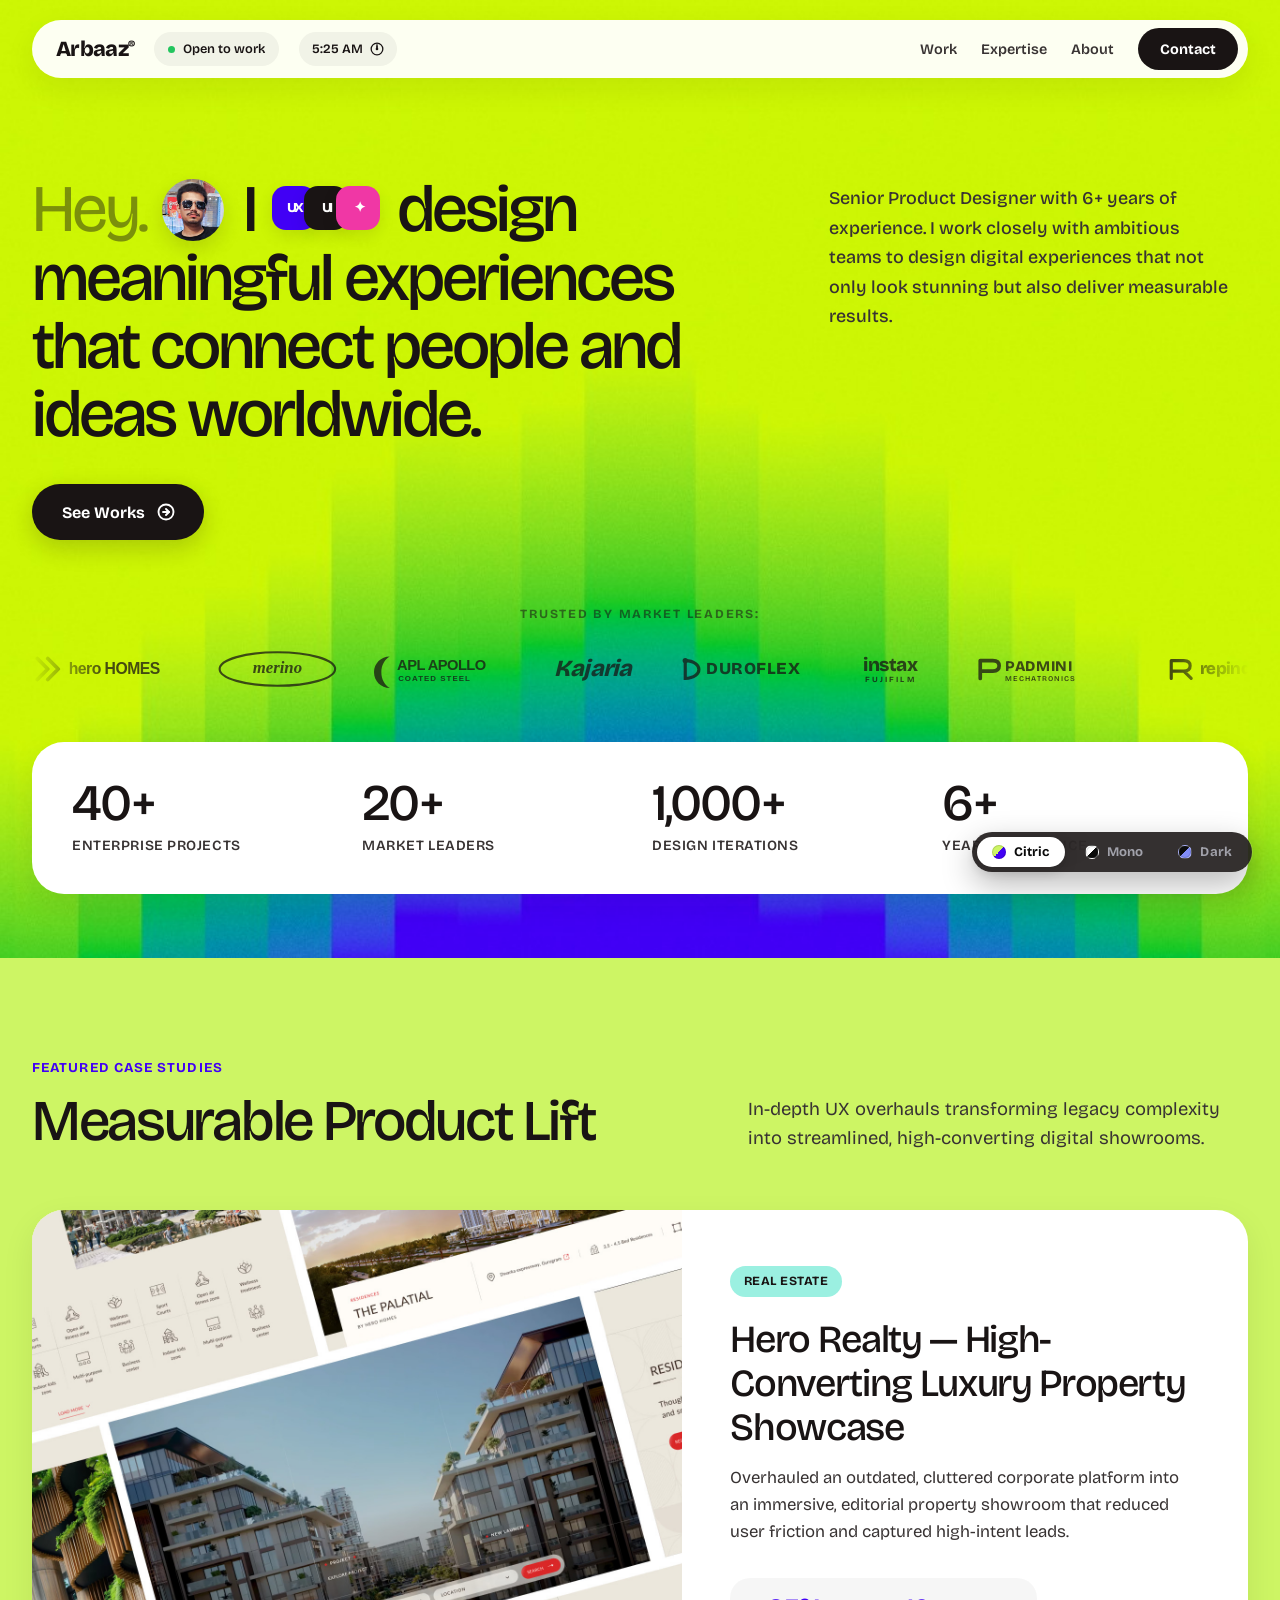
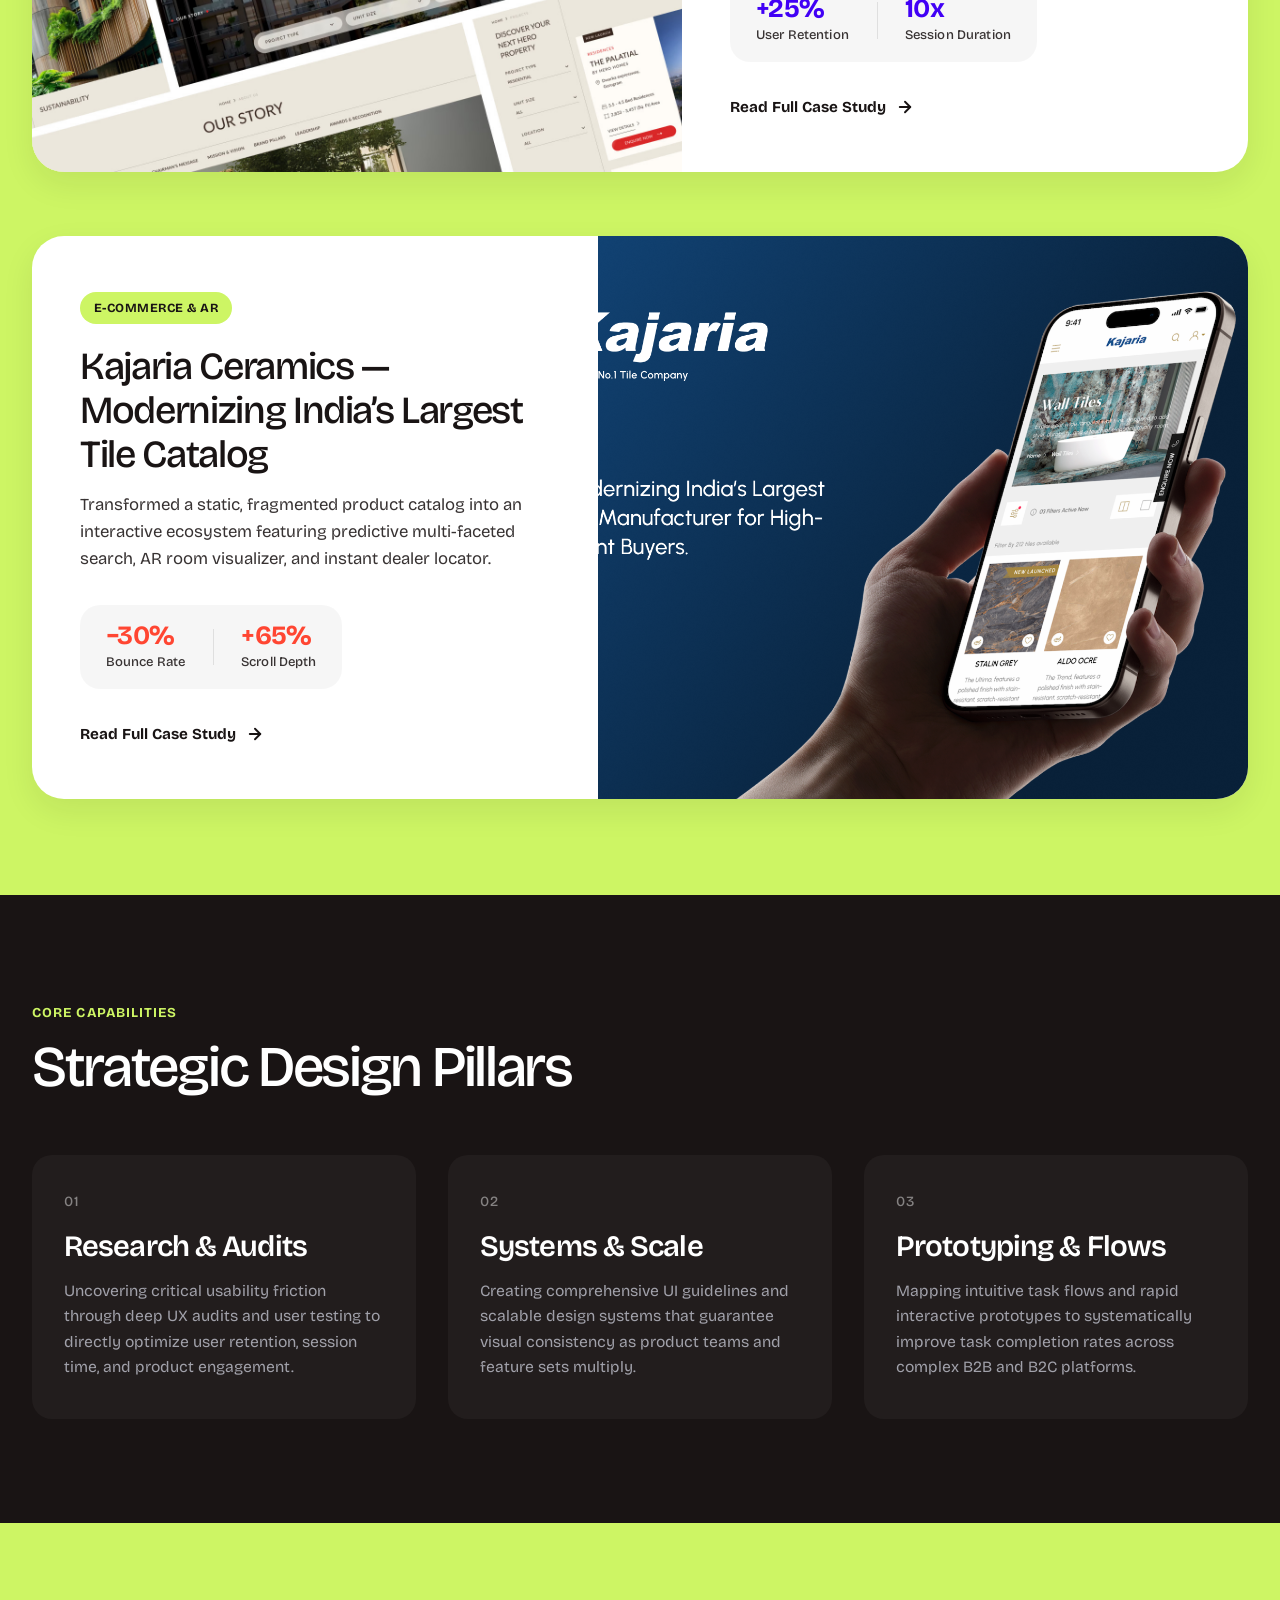
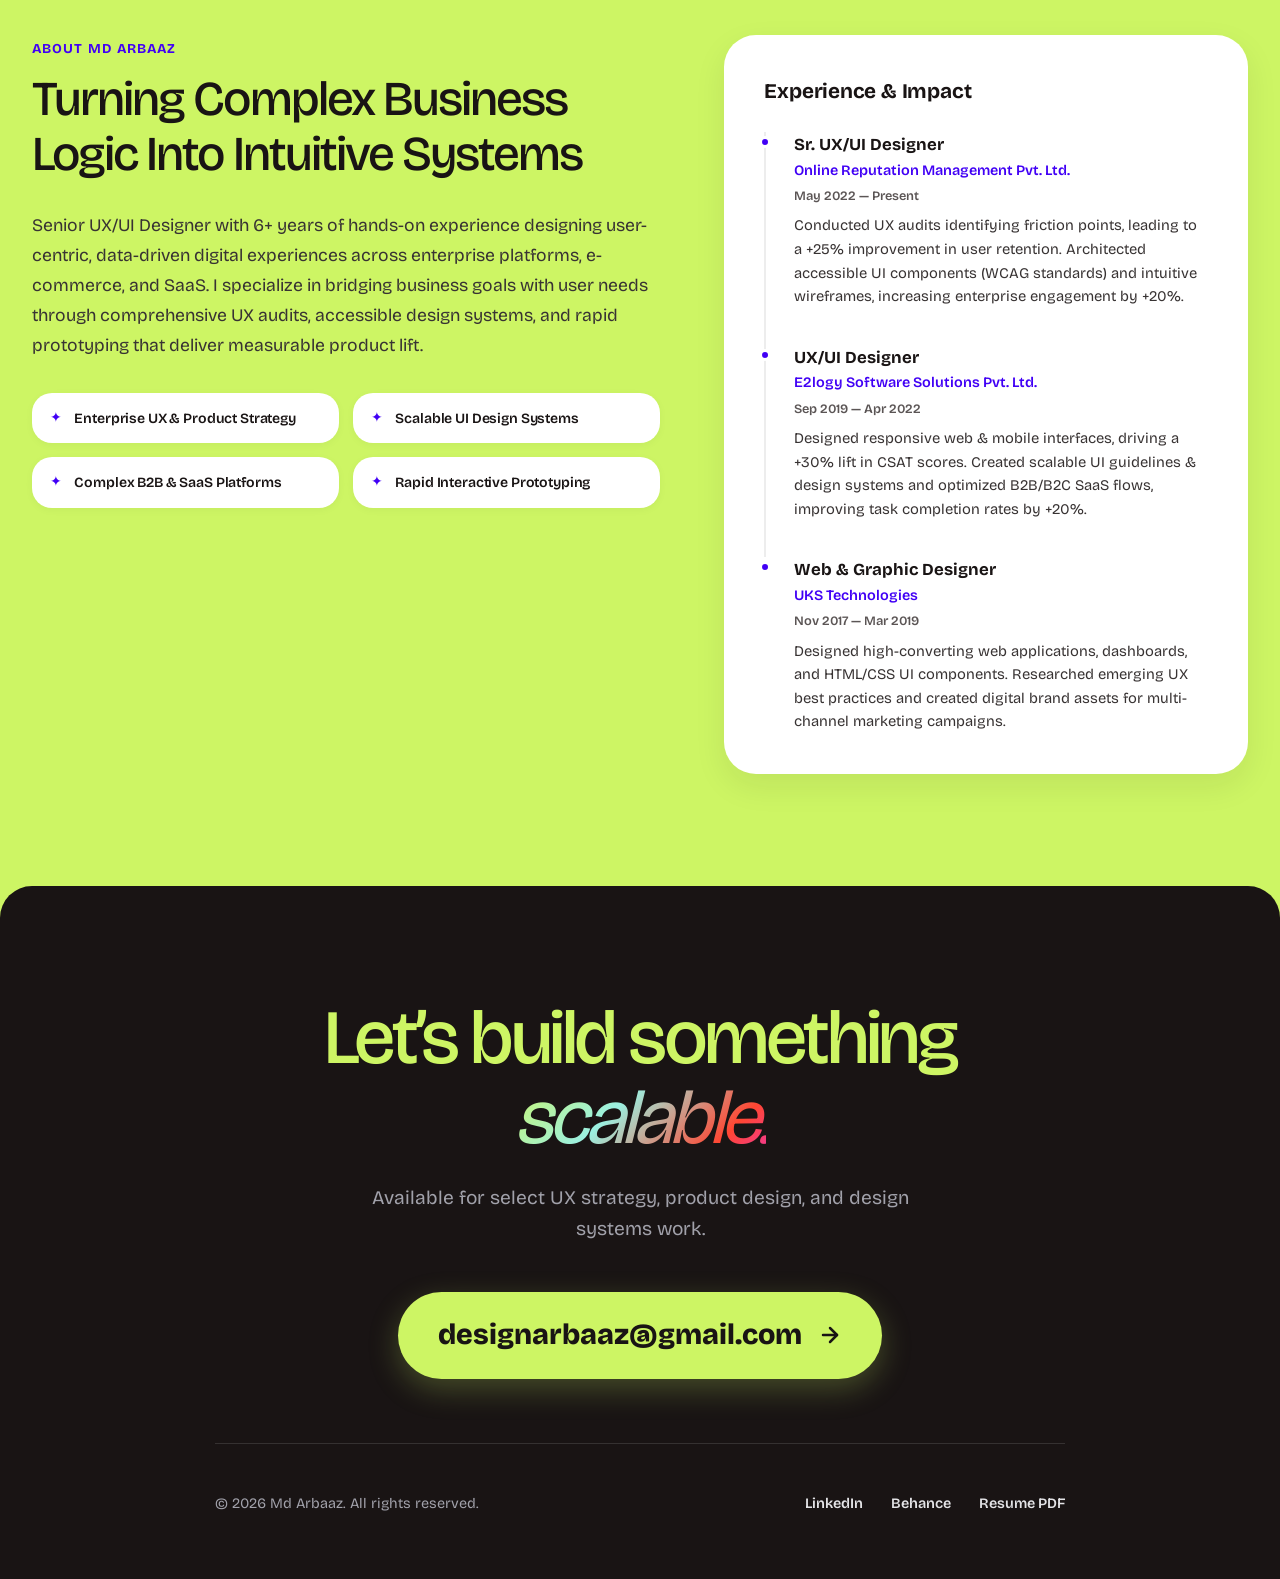
<file: index.html>
<!DOCTYPE html>
<html lang="en">
<head>
  <meta charset="UTF-8">
  <meta name="viewport" content="width=device-width, initial-scale=1.0">
  <title>Md Arbaaz | Senior UX Designer & Product Strategist</title>
  <meta name="description" content="Portfolio of Md Arbaaz, Senior UX Designer with 6+ years experience creating high-converting, scalable digital products and design systems for enterprise brands.">
  <link rel="stylesheet" href="styles.css">
  <script>
    (function() {
      try {
        var t = localStorage.getItem('portfolio-theme');
        if (t && t !== 'citric') {
          document.documentElement.setAttribute('data-theme', t);
        }
      } catch (e) {}
    })();
  </script>
</head>
<body>

  <!-- NAVBAR -->
  <header class="navbar">
    <div class="container">
      <div class="navbar-inner">
        <div class="nav-left">
          <a href="#" class="brand-logo">
            Arbaaz<sup>®</sup>
          </a>
          <div class="nav-pill-badge">
            <span class="status-indicator"></span>
            <span>Open to work</span>
          </div>
          <div class="time-pill">
            <span id="clockTime">8:00 PM</span>
            <svg class="clock-icon" width="14" height="14" viewBox="0 0 24 24" fill="none" stroke="currentColor" stroke-width="2.2" stroke-linecap="round" stroke-linejoin="round">
              <circle cx="12" cy="12" r="10"></circle>
              <line class="clock-hand-hour" x1="12" y1="12" x2="12" y2="7"></line>
              <line class="clock-hand-minute" x1="12" y1="12" x2="12" y2="4.5"></line>
              <circle cx="12" cy="12" r="1.2" fill="currentColor"></circle>
            </svg>
          </div>
        </div>

        <div class="nav-right">
          <a href="#work" class="nav-link">Work</a>
          <a href="#expertise" class="nav-link">Expertise</a>
          <a href="#about" class="nav-link">About</a>
          <a href="mailto:designarbaaz@gmail.com" class="nav-btn-contact">Contact</a>
        </div>
      </div>
    </div>
  </header>

  <!-- HERO SECTION -->
  <section class="hero-section" id="hero">
    <div class="hero-bg-graphic" aria-hidden="true">
      <video autoplay loop muted playsinline poster="hero-bg.jpg">
        <source src="bg-blend.mp4" type="video/mp4">
      </video>
    </div>
    <div class="container">
      <div class="hero-grid">
        <!-- LEFT COLUMN: Massive Headline + Inline Avatar Stack + CTA -->
        <div class="hero-col-left">
          <h1 class="hero-title">
            <span class="hero-hey">Hey.</span> <span class="hero-avatar-wrapper"><img src="avatar.jpg" alt="Md Arbaaz Avatar" class="hero-inline-avatar"></span> I 
            <span class="avatar-chips-stack">
              <span class="avatar-chip chip-1">UX</span>
              <span class="avatar-chip chip-2">UI</span>
              <span class="avatar-chip chip-3">✦</span>
            </span> 
            design meaningful experiences that connect people and ideas worldwide.
          </h1>

          <div class="hero-cta-wrapper">
            <a href="#work" class="btn-black-pill">
              <span>See Works</span>
              <svg width="18" height="18" viewBox="0 0 24 24" fill="none" stroke="currentColor" stroke-width="2.5" stroke-linecap="round" stroke-linejoin="round">
                <circle cx="12" cy="12" r="10"></circle>
                <polyline points="12 8 16 12 12 16"></polyline>
                <line x1="8" y1="12" x2="16" y2="12"></line>
              </svg>
            </a>
          </div>
        </div>

        <!-- RIGHT COLUMN: Top-aligned Clean Copy -->
        <div class="hero-col-right">
          <p class="hero-right-copy">
            Senior Product Designer with 6+ years of experience. I work closely with ambitious teams to design digital experiences that not only look stunning but also deliver measurable results.
          </p>
        </div>
      </div>

      <!-- HERO FIRST FOLD BRAND LOGOS MARQUEE (BOXLESS) -->
      <div class="hero-brands-container">
        <div class="hero-brands-caption">TRUSTED BY MARKET LEADERS:</div>
        <div class="hero-marquee-wrapper">
          <div class="hero-marquee-track">
            <!-- GROUP 1 -->
            <div class="hero-marquee-group">
              <div class="brand-item" title="Hero Homes">
                <svg class="brand-logo-svg" viewBox="0 0 142 40" fill="none">
                  <path d="M5 10L15 20L5 30M15 10L25 20L15 30" stroke="currentColor" stroke-width="3.5" stroke-linecap="round" stroke-linejoin="round"/>
                  <text x="35" y="25" fill="currentColor" font-family="'Inter', sans-serif" font-weight="700" font-size="15" letter-spacing="-0.5px">hero HOMES</text>
                </svg>
              </div>

              <div class="brand-item" title="Merino">
                <svg class="brand-logo-svg" viewBox="0 0 115 40" fill="none">
                  <ellipse cx="57.5" cy="20" rx="55" ry="16" stroke="currentColor" stroke-width="2" fill="none"/>
                  <text x="57.5" y="24" fill="currentColor" font-family="'Georgia', serif" font-weight="700" font-style="italic" font-size="16" text-anchor="middle">merino</text>
                </svg>
              </div>

              <div class="brand-item" title="APL Apollo">
                <svg class="brand-logo-svg" viewBox="0 0 135 40" fill="none">
                  <path d="M15 8C6.7 8 0 14.7 0 23C0 31.3 6.7 38 15 38C10 35 7 29.5 7 23C7 16.5 10 11 15 8Z" fill="currentColor"/>
                  <text x="22" y="21" fill="currentColor" font-family="'Inter', sans-serif" font-weight="800" font-size="14" letter-spacing="-0.5px">APL APOLLO</text>
                  <text x="23" y="31" fill="currentColor" font-family="'Inter', sans-serif" font-weight="600" font-size="7.5" letter-spacing="1px">COATED STEEL</text>
                </svg>
              </div>

              <div class="brand-item" title="Kajaria">
                <svg class="brand-logo-svg" viewBox="0 0 88 40" fill="none">
                  <text x="2" y="27" fill="currentColor" font-family="'Bricolage Grotesque', sans-serif" font-weight="900" font-style="italic" font-size="22" letter-spacing="-0.5px">Kajaria</text>
                </svg>
              </div>

              <div class="brand-item" title="Duroflex">
                <svg class="brand-logo-svg" viewBox="0 0 120 40" fill="none">
                  <path d="M5 12C5 12 11 12 15 15C19 18 19 23 15 26C11 29 5 29 5 29V12Z" stroke="currentColor" stroke-width="3" stroke-linecap="round"/>
                  <circle cx="5" cy="12" r="2.5" fill="currentColor"/>
                  <text x="25" y="25" fill="currentColor" font-family="'Bricolage Grotesque', sans-serif" font-weight="800" font-size="16" letter-spacing="0.5px">DUROFLEX</text>
                </svg>
              </div>

              <div class="brand-item" title="Instax Fujifilm">
                <svg class="brand-logo-svg" viewBox="0 0 92 40" fill="none">
                  <text x="46" y="22" fill="currentColor" font-family="'Bricolage Grotesque', sans-serif" font-weight="800" font-size="18" letter-spacing="-0.5px" text-anchor="middle">instax</text>
                  <text x="46" y="32" fill="currentColor" font-family="'Bricolage Grotesque', sans-serif" font-weight="700" font-size="7.5" letter-spacing="2px" text-anchor="middle">FUJIFILM</text>
                </svg>
              </div>

              <div class="brand-item" title="Padmini Mechatronics">
                <svg class="brand-logo-svg" viewBox="0 0 148 40" fill="none">
                  <path d="M5 12H17C21 12 23 14 23 17C23 20 21 22 17 22H5M5 12V29" stroke="currentColor" stroke-width="3.5" stroke-linecap="round"/>
                  <text x="29" y="22" fill="currentColor" font-family="'Bricolage Grotesque', sans-serif" font-weight="800" font-size="14" letter-spacing="0.5px">PADMINI</text>
                  <text x="29" y="31" fill="currentColor" font-family="'Bricolage Grotesque', sans-serif" font-weight="600" font-size="7" letter-spacing="1px">MECHATRONICS</text>
                </svg>
              </div>

              <div class="brand-item" title="RepIndia">
                <svg class="brand-logo-svg" viewBox="0 0 115 40" fill="none">
                  <path d="M5 12H17C21 12 23 14 23 17C23 20 21 22 17 22H5M5 12V29M17 22L24 29" stroke="currentColor" stroke-width="3" stroke-linecap="round"/>
                  <text x="32" y="25" fill="currentColor" font-family="'Bricolage Grotesque', sans-serif" font-weight="800" font-size="16" letter-spacing="-0.5px">repindia</text>
                </svg>
              </div>

              <div class="brand-item" title="Nexus Digital">
                <svg class="brand-logo-svg" viewBox="0 0 135 40" fill="none">
                  <path d="M5 10L17 30M17 10L5 30" stroke="currentColor" stroke-width="3" stroke-linecap="round"/>
                  <text x="27" y="25" fill="currentColor" font-family="'Bricolage Grotesque', sans-serif" font-weight="800" font-size="15" letter-spacing="0.5px">NEXUS</text>
                  <text x="93" y="25" fill="currentColor" font-family="'Bricolage Grotesque', sans-serif" font-weight="400" font-size="15">labs</text>
                </svg>
              </div>

              <div class="brand-item" title="Aura Health">
                <svg class="brand-logo-svg" viewBox="0 0 78 40" fill="none">
                  <circle cx="14" cy="20" r="9" stroke="currentColor" stroke-width="2.5"/>
                  <circle cx="14" cy="20" r="4" fill="currentColor"/>
                  <text x="30" y="25" fill="currentColor" font-family="'Bricolage Grotesque', sans-serif" font-weight="700" font-size="16" letter-spacing="-0.5px">aura</text>
                </svg>
              </div>

              <div class="brand-item" title="Veloce Studio">
                <svg class="brand-logo-svg" viewBox="0 0 112 40" fill="none">
                  <path d="M5 12L15 28L25 12" stroke="currentColor" stroke-width="3.5" stroke-linecap="round" stroke-linejoin="round"/>
                  <text x="33" y="25" fill="currentColor" font-family="'Bricolage Grotesque', sans-serif" font-weight="900" font-style="italic" font-size="16" letter-spacing="0.5px">VELOCE</text>
                </svg>
              </div>

              <div class="brand-item" title="Prism Systems">
                <svg class="brand-logo-svg" viewBox="0 0 100 40" fill="none">
                  <polygon points="17,10 29,30 5,30" stroke="currentColor" stroke-width="2.5" fill="none"/>
                  <text x="37" y="25" fill="currentColor" font-family="'Bricolage Grotesque', sans-serif" font-weight="700" font-size="15" letter-spacing="1px">PRISM</text>
                </svg>
              </div>

              <div class="brand-item" title="Kinetix Design">
                <svg class="brand-logo-svg" viewBox="0 0 110 40" fill="none">
                  <rect x="5" y="12" width="16" height="16" rx="4" stroke="currentColor" stroke-width="2.5" transform="rotate(15 13 20)"/>
                  <text x="31" y="25" fill="currentColor" font-family="'Bricolage Grotesque', sans-serif" font-weight="800" font-size="15" letter-spacing="-0.3px">KINETIX</text>
                </svg>
              </div>

              <div class="brand-item" title="Stellar Labs">
                <svg class="brand-logo-svg" viewBox="0 0 108 40" fill="none">
                  <path d="M13 10L16 17L23 18L18 23L19 30L13 26L7 30L8 23L3 18L10 17Z" fill="currentColor"/>
                  <text x="31" y="25" fill="currentColor" font-family="'Bricolage Grotesque', sans-serif" font-weight="700" font-size="15" letter-spacing="0.5px">STELLAR</text>
                </svg>
              </div>
            </div>

            <!-- GROUP 2 (DUPLICATE FOR SEAMLESS LOOP) -->
            <div class="hero-marquee-group" aria-hidden="true">
              <div class="brand-item" title="Hero Homes">
                <svg class="brand-logo-svg" viewBox="0 0 142 40" fill="none">
                  <path d="M5 10L15 20L5 30M15 10L25 20L15 30" stroke="currentColor" stroke-width="3.5" stroke-linecap="round" stroke-linejoin="round"/>
                  <text x="35" y="25" fill="currentColor" font-family="'Bricolage Grotesque', sans-serif" font-weight="700" font-size="15" letter-spacing="-0.5px">hero HOMES</text>
                </svg>
              </div>

              <div class="brand-item" title="Merino">
                <svg class="brand-logo-svg" viewBox="0 0 115 40" fill="none">
                  <ellipse cx="57.5" cy="20" rx="55" ry="16" stroke="currentColor" stroke-width="2" fill="none"/>
                  <text x="57.5" y="24" fill="currentColor" font-family="'Georgia', serif" font-weight="700" font-style="italic" font-size="16" text-anchor="middle">merino</text>
                </svg>
              </div>

              <div class="brand-item" title="APL Apollo">
                <svg class="brand-logo-svg" viewBox="0 0 135 40" fill="none">
                  <path d="M15 8C6.7 8 0 14.7 0 23C0 31.3 6.7 38 15 38C10 35 7 29.5 7 23C7 16.5 10 11 15 8Z" fill="currentColor"/>
                  <text x="22" y="21" fill="currentColor" font-family="'Bricolage Grotesque', sans-serif" font-weight="800" font-size="14" letter-spacing="-0.5px">APL APOLLO</text>
                  <text x="23" y="31" fill="currentColor" font-family="'Bricolage Grotesque', sans-serif" font-weight="600" font-size="7.5" letter-spacing="1px">COATED STEEL</text>
                </svg>
              </div>

              <div class="brand-item" title="Kajaria">
                <svg class="brand-logo-svg" viewBox="0 0 88 40" fill="none">
                  <text x="2" y="27" fill="currentColor" font-family="'Bricolage Grotesque', sans-serif" font-weight="900" font-style="italic" font-size="22" letter-spacing="-0.5px">Kajaria</text>
                </svg>
              </div>

              <div class="brand-item" title="Duroflex">
                <svg class="brand-logo-svg" viewBox="0 0 120 40" fill="none">
                  <path d="M5 12C5 12 11 12 15 15C19 18 19 23 15 26C11 29 5 29 5 29V12Z" stroke="currentColor" stroke-width="3" stroke-linecap="round"/>
                  <circle cx="5" cy="12" r="2.5" fill="currentColor"/>
                  <text x="25" y="25" fill="currentColor" font-family="'Bricolage Grotesque', sans-serif" font-weight="800" font-size="16" letter-spacing="0.5px">DUROFLEX</text>
                </svg>
              </div>

              <div class="brand-item" title="Instax Fujifilm">
                <svg class="brand-logo-svg" viewBox="0 0 92 40" fill="none">
                  <text x="46" y="22" fill="currentColor" font-family="'Bricolage Grotesque', sans-serif" font-weight="800" font-size="18" letter-spacing="-0.5px" text-anchor="middle">instax</text>
                  <text x="46" y="32" fill="currentColor" font-family="'Bricolage Grotesque', sans-serif" font-weight="700" font-size="7.5" letter-spacing="2px" text-anchor="middle">FUJIFILM</text>
                </svg>
              </div>

              <div class="brand-item" title="Padmini Mechatronics">
                <svg class="brand-logo-svg" viewBox="0 0 148 40" fill="none">
                  <path d="M5 12H17C21 12 23 14 23 17C23 20 21 22 17 22H5M5 12V29" stroke="currentColor" stroke-width="3.5" stroke-linecap="round"/>
                  <text x="29" y="22" fill="currentColor" font-family="'Bricolage Grotesque', sans-serif" font-weight="800" font-size="14" letter-spacing="0.5px">PADMINI</text>
                  <text x="29" y="31" fill="currentColor" font-family="'Bricolage Grotesque', sans-serif" font-weight="600" font-size="7" letter-spacing="1px">MECHATRONICS</text>
                </svg>
              </div>

              <div class="brand-item" title="RepIndia">
                <svg class="brand-logo-svg" viewBox="0 0 115 40" fill="none">
                  <path d="M5 12H17C21 12 23 14 23 17C23 20 21 22 17 22H5M5 12V29M17 22L24 29" stroke="currentColor" stroke-width="3" stroke-linecap="round"/>
                  <text x="32" y="25" fill="currentColor" font-family="'Bricolage Grotesque', sans-serif" font-weight="800" font-size="16" letter-spacing="-0.5px">repindia</text>
                </svg>
              </div>

              <div class="brand-item" title="Nexus Digital">
                <svg class="brand-logo-svg" viewBox="0 0 135 40" fill="none">
                  <path d="M5 10L17 30M17 10L5 30" stroke="currentColor" stroke-width="3" stroke-linecap="round"/>
                  <text x="27" y="25" fill="currentColor" font-family="'Bricolage Grotesque', sans-serif" font-weight="800" font-size="15" letter-spacing="0.5px">NEXUS</text>
                  <text x="93" y="25" fill="currentColor" font-family="'Bricolage Grotesque', sans-serif" font-weight="400" font-size="15">labs</text>
                </svg>
              </div>

              <div class="brand-item" title="Aura Health">
                <svg class="brand-logo-svg" viewBox="0 0 78 40" fill="none">
                  <circle cx="14" cy="20" r="9" stroke="currentColor" stroke-width="2.5"/>
                  <circle cx="14" cy="20" r="4" fill="currentColor"/>
                  <text x="30" y="25" fill="currentColor" font-family="'Bricolage Grotesque', sans-serif" font-weight="700" font-size="16" letter-spacing="-0.5px">aura</text>
                </svg>
              </div>

              <div class="brand-item" title="Veloce Studio">
                <svg class="brand-logo-svg" viewBox="0 0 112 40" fill="none">
                  <path d="M5 12L15 28L25 12" stroke="currentColor" stroke-width="3.5" stroke-linecap="round" stroke-linejoin="round"/>
                  <text x="33" y="25" fill="currentColor" font-family="'Bricolage Grotesque', sans-serif" font-weight="900" font-style="italic" font-size="16" letter-spacing="0.5px">VELOCE</text>
                </svg>
              </div>

              <div class="brand-item" title="Prism Systems">
                <svg class="brand-logo-svg" viewBox="0 0 100 40" fill="none">
                  <polygon points="17,10 29,30 5,30" stroke="currentColor" stroke-width="2.5" fill="none"/>
                  <text x="37" y="25" fill="currentColor" font-family="'Bricolage Grotesque', sans-serif" font-weight="700" font-size="15" letter-spacing="1px">PRISM</text>
                </svg>
              </div>

              <div class="brand-item" title="Kinetix Design">
                <svg class="brand-logo-svg" viewBox="0 0 110 40" fill="none">
                  <rect x="5" y="12" width="16" height="16" rx="4" stroke="currentColor" stroke-width="2.5" transform="rotate(15 13 20)"/>
                  <text x="31" y="25" fill="currentColor" font-family="'Bricolage Grotesque', sans-serif" font-weight="800" font-size="15" letter-spacing="-0.3px">KINETIX</text>
                </svg>
              </div>

              <div class="brand-item" title="Stellar Labs">
                <svg class="brand-logo-svg" viewBox="0 0 108 40" fill="none">
                  <path d="M13 10L16 17L23 18L18 23L19 30L13 26L7 30L8 23L3 18L10 17Z" fill="currentColor"/>
                  <text x="31" y="25" fill="currentColor" font-family="'Bricolage Grotesque', sans-serif" font-weight="700" font-size="15" letter-spacing="0.5px">STELLAR</text>
                </svg>
              </div>
            </div>
          </div>
        </div>
      </div>

      <!-- STATS BANNER -->
      <div class="stats-banner">
        <div class="stat-item">
          <div class="stat-value-wrap">
            <span class="stat-number" data-target="40">0</span><span class="stat-plus">+</span>
          </div>
          <span class="stat-label">Enterprise Projects</span>
        </div>

        <div class="stat-item">
          <div class="stat-value-wrap">
            <span class="stat-number" data-target="20">0</span><span class="stat-plus">+</span>
          </div>
          <span class="stat-label">Market Leaders</span>
        </div>

        <div class="stat-item">
          <div class="stat-value-wrap">
            <span class="stat-number" data-target="1000">0</span><span class="stat-plus">+</span>
          </div>
          <span class="stat-label">Design Iterations</span>
        </div>

        <div class="stat-item">
          <div class="stat-value-wrap">
            <span class="stat-number" data-target="6">0</span><span class="stat-plus">+</span>
          </div>
          <span class="stat-label">Years Experience</span>
        </div>
      </div>
    </div>
  </section>

  <!-- FEATURED CASE STUDIES -->
  <section class="case-studies-section" id="work">
    <div class="container">
      <div class="section-header">
        <div>
          <div class="section-tag">Featured Case Studies</div>
          <h2 class="section-title">Measurable Product Lift</h2>
        </div>
        <p class="section-subtitle">
          In-depth UX overhauls transforming legacy complexity into streamlined, high-converting digital showrooms.
        </p>
      </div>

      <div class="case-studies-grid">
        <!-- CASE STUDY 1: HERO REALTY -->
        <article class="case-card" id="case-hero">
          <div class="case-media">
            <img src="hero_realty.jpg" alt="Hero Realty UX Case Study Mockup" class="hero-realty-img" loading="lazy">
          </div>

          <div class="case-body">
            <div class="case-meta">
              <span class="meta-pill highlight">Real Estate</span>
            </div>

            <h3 class="case-title">Hero Realty — High-Converting Luxury Property Showcase</h3>

            <p class="case-desc">
              Overhauled an outdated, cluttered corporate platform into an immersive, editorial property showroom that reduced user friction and captured high-intent leads.
            </p>

            <div class="metrics-row">
              <div class="metric-item">
                <span class="metric-val">+25%</span>
                <span class="metric-lbl">User Retention</span>
              </div>
              <div class="metric-item">
                <span class="metric-val">10x</span>
                <span class="metric-lbl">Session Duration</span>
              </div>
            </div>

            <button class="case-cta-btn" onclick="openModal('hero-realty')">
              <span>Read Full Case Study</span>
              <svg width="18" height="18" viewBox="0 0 24 24" fill="none" stroke="currentColor" stroke-width="2.5" stroke-linecap="round" stroke-linejoin="round">
                <line x1="5" y1="12" x2="19" y2="12"></line>
                <polyline points="12 5 19 12 12 19"></polyline>
              </svg>
            </button>
          </div>
        </article>

        <!-- CASE STUDY 2: KAJARIA CERAMICS -->
        <article class="case-card reverse" id="case-kajaria">
          <div class="case-media">
            <video autoplay loop muted playsinline poster="kajaria.jpg">
              <source src="thumbnail-final.mp4" type="video/mp4">
            </video>
          </div>

          <div class="case-body">
            <div class="case-meta">
              <span class="meta-pill highlight-citric">E-Commerce &amp; AR</span>
            </div>

            <h3 class="case-title">Kajaria Ceramics — Modernizing India’s Largest Tile Catalog</h3>

            <p class="case-desc">
              Transformed a static, fragmented product catalog into an interactive ecosystem featuring predictive multi-faceted search, AR room visualizer, and instant dealer locator.
            </p>

            <div class="metrics-row">
              <div class="metric-item">
                <span class="metric-val tangerine">−30%</span>
                <span class="metric-lbl">Bounce Rate</span>
              </div>
              <div class="metric-item">
                <span class="metric-val tangerine">+65%</span>
                <span class="metric-lbl">Scroll Depth</span>
              </div>
            </div>

            <button class="case-cta-btn" onclick="openModal('kajaria')">
              <span>Read Full Case Study</span>
              <svg width="18" height="18" viewBox="0 0 24 24" fill="none" stroke="currentColor" stroke-width="2.5" stroke-linecap="round" stroke-linejoin="round">
                <line x1="5" y1="12" x2="19" y2="12"></line>
                <polyline points="12 5 19 12 12 19"></polyline>
              </svg>
            </button>
          </div>
        </article>
      </div>
    </div>
  </section>

  <!-- STRATEGIC PILLARS -->
  <section class="pillars-section" id="expertise">
    <div class="container">
      <div class="section-header">
        <div>
          <div class="section-tag">Core Capabilities</div>
          <h2 class="section-title">Strategic Design Pillars</h2>
        </div>
      </div>

      <div class="pillars-grid">
        <div class="pillar-card">
          <div class="pillar-num">01</div>
          <h3 class="pillar-title">Research & Audits</h3>
          <p class="pillar-desc">
            Uncovering critical usability friction through deep UX audits and user testing to directly optimize user retention, session time, and product engagement.
          </p>
        </div>

        <div class="pillar-card">
          <div class="pillar-num">02</div>
          <h3 class="pillar-title">Systems & Scale</h3>
          <p class="pillar-desc">
            Creating comprehensive UI guidelines and scalable design systems that guarantee visual consistency as product teams and feature sets multiply.
          </p>
        </div>

        <div class="pillar-card">
          <div class="pillar-num">03</div>
          <h3 class="pillar-title">Prototyping & Flows</h3>
          <p class="pillar-desc">
            Mapping intuitive task flows and rapid interactive prototypes to systematically improve task completion rates across complex B2B and B2C platforms.
          </p>
        </div>
      </div>
    </div>
  </section>

  <!-- ABOUT & EXPERIENCE TIMELINE -->
  <section class="about-section" id="about">
    <div class="container">
      <div class="about-content-grid">
        <div>
          <div class="section-tag">About Md Arbaaz</div>
          <h2 class="about-headline">Turning Complex Business Logic Into Intuitive Systems</h2>
          <p class="about-body">
            Senior UX/UI Designer with 6+ years of hands-on experience designing user-centric, data-driven digital experiences across enterprise platforms, e-commerce, and SaaS. I specialize in bridging business goals with user needs through comprehensive UX audits, accessible design systems, and rapid prototyping that deliver measurable product lift.
          </p>

          <div class="competencies-grid">
            <div class="competency-item">
              <span class="competency-icon">✦</span>
              <span class="competency-name">Enterprise UX &amp; Product Strategy</span>
            </div>
            <div class="competency-item">
              <span class="competency-icon">✦</span>
              <span class="competency-name">Scalable UI Design Systems</span>
            </div>
            <div class="competency-item">
              <span class="competency-icon">✦</span>
              <span class="competency-name">Complex B2B &amp; SaaS Platforms</span>
            </div>
            <div class="competency-item">
              <span class="competency-icon">✦</span>
              <span class="competency-name">Rapid Interactive Prototyping</span>
            </div>
          </div>
        </div>

        <div class="timeline-card">
          <h3 class="timeline-title">Experience &amp; Impact</h3>

          <div class="timeline-item">
            <div class="timeline-role">Sr. UX/UI Designer</div>
            <div class="timeline-company">Online Reputation Management Pvt. Ltd.</div>
            <div class="timeline-date">May 2022 — Present</div>
            <p class="timeline-desc">
              Conducted UX audits identifying friction points, leading to a +25% improvement in user retention. Architected accessible UI components (WCAG standards) and intuitive wireframes, increasing enterprise engagement by +20%.
            </p>
          </div>

          <div class="timeline-item">
            <div class="timeline-role">UX/UI Designer</div>
            <div class="timeline-company">E2logy Software Solutions Pvt. Ltd.</div>
            <div class="timeline-date">Sep 2019 — Apr 2022</div>
            <p class="timeline-desc">
              Designed responsive web &amp; mobile interfaces, driving a +30% lift in CSAT scores. Created scalable UI guidelines &amp; design systems and optimized B2B/B2C SaaS flows, improving task completion rates by +20%.
            </p>
          </div>

          <div class="timeline-item">
            <div class="timeline-role">Web &amp; Graphic Designer</div>
            <div class="timeline-company">UKS Technologies</div>
            <div class="timeline-date">Nov 2017 — Mar 2019</div>
            <p class="timeline-desc">
              Designed high-converting web applications, dashboards, and HTML/CSS UI components. Researched emerging UX best practices and created digital brand assets for multi-channel marketing campaigns.
            </p>
          </div>
        </div>
      </div>
    </div>
  </section>

  <!-- CONTACT & FOOTER -->
  <section class="contact-section" id="contact">
    <div class="container">
      <div class="contact-box">
        <h2 class="contact-headline">
          Let’s build something <span class="gradient-text">scalable.</span>
        </h2>
        <p class="contact-subtext">
          Available for select UX strategy, product design, and design systems work.
        </p>

        <a href="mailto:designarbaaz@gmail.com" class="contact-email-btn">
          <span>designarbaaz@gmail.com</span>
          <svg width="24" height="24" viewBox="0 0 24 24" fill="none" stroke="currentColor" stroke-width="2.5" stroke-linecap="round" stroke-linejoin="round">
            <line x1="5" y1="12" x2="19" y2="12"></line>
            <polyline points="12 5 19 12 12 19"></polyline>
          </svg>
        </a>

        <div class="footer-bottom">
          <div>© 2026 Md Arbaaz. All rights reserved.</div>

          <div class="footer-links">
            <a href="https://linkedin.com" target="_blank" class="footer-link">LinkedIn</a>
            <a href="https://behance.net" target="_blank" class="footer-link">Behance</a>
            <a href="#" class="footer-link">Resume PDF</a>
          </div>
        </div>
      </div>
    </div>
  </section>

  <!-- INTERACTIVE CASE STUDY MODAL -->
  <div class="modal-backdrop" id="caseModal" onclick="closeModalOnBackdrop(event)">
    <div class="modal-content-wrapper">
      <button class="modal-close-btn" onclick="closeModal()" aria-label="Close modal">
        <svg width="20" height="20" viewBox="0 0 24 24" fill="none" stroke="currentColor" stroke-width="2.5" stroke-linecap="round" stroke-linejoin="round">
          <line x1="18" y1="6" x2="6" y2="18"></line>
          <line x1="6" y1="6" x2="18" y2="18"></line>
        </svg>
      </button>

      <div id="modalContent">
        <!-- Dynamic Case Study Content Loaded via JS -->
      </div>
    </div>
  </div>

  <!-- THEME SWITCHER DOCK -->
  <aside class="theme-dock" id="themeDock" aria-label="Theme selector">
    <div class="theme-dock-inner">
      <button class="theme-option-btn active" data-theme-name="citric" title="Citric Lime theme">
        <span class="theme-swatch swatch-citric"></span>
        <span class="theme-label">Citric</span>
      </button>
      <button class="theme-option-btn" data-theme-name="monochrome" title="White & Black theme">
        <span class="theme-swatch swatch-mono"></span>
        <span class="theme-label">Mono</span>
      </button>
      <button class="theme-option-btn" data-theme-name="dark" title="Dark Mode theme">
        <span class="theme-swatch swatch-dark"></span>
        <span class="theme-label">Dark</span>
      </button>
    </div>
  </aside>

  <script src="script.js"></script>
</body>
</html>
</file>
<file: styles.css>
@import url('https://fonts.googleapis.com/css2?family=Bricolage+Grotesque:opsz,wght@12..96,200..800&display=swap');

/* --- PALETTE SYSTEM TOKENS --- */
:root {
  --clr-klein: #4100F5;       /* Klein Blue */
  --clr-citric: #CDF564;      /* Acid Citric Lime */
  --clr-aquamarine: #9BF0E1;  /* Fresh Aquamarine */
  --clr-fuchsia: #F037A5;     /* Hot Fuchsia */
  --clr-tangerine: #FF4632;   /* Bold Tangerine Red */
  --clr-black: #191414;       /* Rich Charcoal Black */

  --bg-primary: #CDF564;      /* High-Energy Citric Lime Canvas */
  --bg-surface: #FFFFFF;      /* Clean White Surface */
  --bg-card: #FFFFFF;
  --bg-card-hover: #F8FFE0;
  --bg-subtle: #E3F897;
  
  --text-main: #191414;       /* High-contrast Charcoal Black */
  --text-muted: #383333;      /* Dark Muted Text */
  --text-subtle: #5B5555;
  
  --accent-blue: #4100F5;
  --accent-blue-light: rgba(65, 0, 245, 0.12);
  
  --border-light: transparent;
  --border-hover: transparent;

  --grad-soft-aurora: radial-gradient(circle at 85% 15%, rgba(65, 0, 245, 0.25) 0%, rgba(155, 240, 225, 0.3) 35%, rgba(240, 55, 165, 0.15) 65%, transparent 80%);
  
  --font-display: 'Bricolage Grotesque', sans-serif;
  --font-serif: 'Bricolage Grotesque', sans-serif;
  --font-body: 'Bricolage Grotesque', sans-serif;
  
  --radius-sm: 10px;
  --radius-md: 20px;
  --radius-lg: 32px;
  --radius-full: 9999px;

  --shadow-sm: 0 2px 8px rgba(25, 20, 20, 0.04);
  --shadow-md: 0 12px 32px rgba(25, 20, 20, 0.08);
  --shadow-lg: 0 24px 60px rgba(25, 20, 20, 0.12);

  --transition-fast: 0.2s cubic-bezier(0.16, 1, 0.3, 1);
  --transition-smooth: 0.4s cubic-bezier(0.16, 1, 0.3, 1);
  --transition-bounce: 0.5s cubic-bezier(0.34, 1.56, 0.64, 1);
}

/* --- THEME 2: MONOCHROME (WHITE & BLACK EDITORIAL) --- */
[data-theme="monochrome"] {
  --clr-klein: #0A0A0A;       /* Deep Pitch Black Accent */
  --clr-citric: #18181B;      /* Jet Black Accent */
  --clr-aquamarine: #F4F4F5;  /* Soft Zinc Tag */
  --clr-fuchsia: #0A0A0A;     /* Monochrome */
  --clr-tangerine: #18181B;   /* Charcoal */
  --clr-black: #0A0A0A;       /* Deep Jet Black */

  --bg-primary: #F4F4F6;      /* Clean Warm Off-White Editorial Canvas */
  --bg-surface: #FFFFFF;      /* Pure Crisp White Card */
  --bg-card: #FFFFFF;
  --bg-card-hover: #FAFAFA;
  --bg-subtle: #E4E4E7;       /* Soft Divider / Container */
  
  --text-main: #0A0A0A;       /* Jet Black Heading & Title */
  --text-muted: #52525B;      /* Sophisticated Slate Gray Copy */
  --text-subtle: #71717A;
  
  --accent-blue: #0A0A0A;
  --accent-blue-light: rgba(10, 10, 10, 0.08);

  --shadow-sm: 0 2px 10px rgba(0, 0, 0, 0.04);
  --shadow-md: 0 16px 36px rgba(0, 0, 0, 0.06);
  --shadow-lg: 0 24px 60px rgba(0, 0, 0, 0.09);
}

/* Monochrome specific fine-tuning */
[data-theme="monochrome"] .navbar-inner {
  background: rgba(255, 255, 255, 0.95);
  box-shadow: 0 10px 30px rgba(0, 0, 0, 0.06);
  border: 1px solid rgba(0, 0, 0, 0.06);
}

[data-theme="monochrome"] .hero-bg-graphic {
  filter: grayscale(100%) contrast(110%) brightness(125%);
  opacity: 0.28;
}

[data-theme="monochrome"] .avatar-chip.chip-1 {
  background: #0A0A0A;
  color: #FFFFFF;
}

[data-theme="monochrome"] .avatar-chip.chip-2 {
  background: #27272A;
  color: #FFFFFF;
}

[data-theme="monochrome"] .avatar-chip.chip-3 {
  background: #E4E4E7;
  color: #0A0A0A;
}

[data-theme="monochrome"] .btn-black-pill:hover {
  background: #27272A;
  box-shadow: 0 12px 28px rgba(0, 0, 0, 0.25);
}

[data-theme="monochrome"] .nav-btn-contact:hover {
  background: #27272A;
}

[data-theme="monochrome"] .meta-pill {
  background: #E4E4E7;
  color: #27272A;
}

[data-theme="monochrome"] .meta-pill.highlight,
[data-theme="monochrome"] .meta-pill.highlight-citric {
  background: #0A0A0A;
  color: #FFFFFF;
}

[data-theme="monochrome"] .metrics-row {
  background: rgba(0, 0, 0, 0.04);
}

[data-theme="monochrome"] .metric-val,
[data-theme="monochrome"] .metric-val.tangerine {
  color: #0A0A0A;
}

[data-theme="monochrome"] .pillar-card {
  background: #18181B;
}

[data-theme="monochrome"] .pillar-card:hover {
  box-shadow: 0 16px 36px rgba(0, 0, 0, 0.45);
}

[data-theme="monochrome"] .pillars-section .section-tag {
  color: #A1A1AA;
}

[data-theme="monochrome"] .competency-item {
  border: 1px solid rgba(0, 0, 0, 0.06);
}

[data-theme="monochrome"] .contact-email-btn {
  background: #FFFFFF;
  color: #0A0A0A;
  box-shadow: 0 10px 30px rgba(0, 0, 0, 0.35);
}

[data-theme="monochrome"] .contact-email-btn:hover {
  background: #E4E4E7;
  color: #0A0A0A;
}

[data-theme="monochrome"] .contact-section {
  color: #F4F4F6;
}

[data-theme="monochrome"] .contact-headline {
  color: #F4F4F6;
}

[data-theme="monochrome"] .contact-headline span.gradient-text {
  background: linear-gradient(135deg, #FFFFFF 0%, #D4D4D8 50%, #A1A1AA 100%);
  -webkit-background-clip: text;
  -webkit-text-fill-color: transparent;
}

/* --- THEME 3: DARK MODE (OBSIDIAN & ELECTRIC INDIGO) --- */
[data-theme="dark"] {
  --clr-klein: #818CF8;       /* Electric Indigo Accent */
  --clr-citric: #CDF564;      /* Citric Accent Highlight */
  --clr-aquamarine: #2DD4BF;  /* Tech Teal Accent */
  --clr-fuchsia: #F43F5E;     /* Tech Rose */
  --clr-tangerine: #FB923C;   /* Warm Orange */
  --clr-black: #060709;       /* Deep Obsidian */

  --bg-primary: #0A0B0E;      /* Deep Midnight Obsidian Canvas */
  --bg-surface: #13151A;      /* Elevated Dark Zinc Card */
  --bg-card: #13151A;
  --bg-card-hover: #191C24;
  --bg-subtle: #1C2028;       /* Media / Container background */

  --text-main: #F4F4F6;       /* Crisp High-Contrast Pure White */
  --text-muted: #9E9EA8;      /* Sleek Cool Slate Gray */
  --text-subtle: #71717A;

  --accent-blue: #818CF8;
  --accent-blue-light: rgba(129, 140, 248, 0.15);

  --border-light: rgba(255, 255, 255, 0.07);
  --border-hover: rgba(255, 255, 255, 0.14);

  --shadow-sm: 0 2px 10px rgba(0, 0, 0, 0.4);
  --shadow-md: 0 16px 40px rgba(0, 0, 0, 0.55);
  --shadow-lg: 0 24px 65px rgba(0, 0, 0, 0.7);
}

/* Dark mode specific fine-tuning */
[data-theme="dark"] .navbar-inner {
  background: rgba(19, 21, 26, 0.88);
  box-shadow: 0 12px 36px rgba(0, 0, 0, 0.55);
  border: 1px solid rgba(255, 255, 255, 0.08);
}

[data-theme="dark"] .nav-pill-badge,
[data-theme="dark"] .time-pill {
  background: rgba(255, 255, 255, 0.07);
  color: #F4F4F6;
}

[data-theme="dark"] .nav-link {
  color: #9E9EA8;
}

[data-theme="dark"] .nav-link:hover {
  color: #FFFFFF;
}

[data-theme="dark"] .nav-btn-contact {
  background: #F4F4F6;
  color: #0A0B0E;
}

[data-theme="dark"] .nav-btn-contact:hover {
  background: #818CF8;
  color: #FFFFFF;
}

[data-theme="dark"] .hero-bg-graphic {
  filter: contrast(120%) brightness(85%);
  opacity: 0.38;
}

[data-theme="dark"] .avatar-chip {
  background: #191C24;
  color: #F4F4F6;
  box-shadow: 0 6px 16px rgba(0, 0, 0, 0.4);
}

[data-theme="dark"] .avatar-chip.chip-1 {
  background: #818CF8;
  color: #0A0B0E;
}

[data-theme="dark"] .avatar-chip.chip-2 {
  background: #27272A;
  color: #FFFFFF;
}

[data-theme="dark"] .avatar-chip.chip-3 {
  background: #CDF564;
  color: #0A0B0E;
}

[data-theme="dark"] .btn-black-pill {
  background: #F4F4F6;
  color: #0A0B0E;
}

[data-theme="dark"] .btn-black-pill:hover {
  background: #818CF8;
  color: #FFFFFF;
  box-shadow: 0 12px 28px rgba(129, 140, 248, 0.35);
}

[data-theme="dark"] .hero-brands-caption {
  color: rgba(255, 255, 255, 0.45);
}

[data-theme="dark"] .brand-item {
  color: #F4F4F6;
  opacity: 0.65;
}

[data-theme="dark"] .brand-item:hover {
  color: #FFFFFF;
  opacity: 1;
}

[data-theme="dark"] .stats-banner {
  background: #13151A;
  border: 1px solid rgba(255, 255, 255, 0.07);
  box-shadow: 0 16px 40px rgba(0, 0, 0, 0.45);
}

[data-theme="dark"] .case-card {
  background: #13151A;
  border: 1px solid rgba(255, 255, 255, 0.07);
  box-shadow: 0 16px 40px rgba(0, 0, 0, 0.45);
}

[data-theme="dark"] .case-card:hover {
  box-shadow: 0 24px 60px rgba(0, 0, 0, 0.65);
  border-color: rgba(255, 255, 255, 0.12);
}

[data-theme="dark"] .meta-pill {
  background: rgba(255, 255, 255, 0.08);
  color: #E4E4E7;
}

[data-theme="dark"] .meta-pill.highlight {
  background: rgba(129, 140, 248, 0.2);
  color: #A5B4FC;
}

[data-theme="dark"] .meta-pill.highlight-citric {
  background: rgba(205, 245, 100, 0.16);
  color: #CDF564;
}

[data-theme="dark"] .metrics-row {
  background: rgba(255, 255, 255, 0.04);
  border: 1px solid rgba(255, 255, 255, 0.05);
}

[data-theme="dark"] .metric-val {
  color: #818CF8;
}

[data-theme="dark"] .metric-val.tangerine {
  color: #FB923C;
}

[data-theme="dark"] .metric-item + .metric-item::before {
  background: rgba(255, 255, 255, 0.1);
}

[data-theme="dark"] .case-cta-btn:hover {
  color: #818CF8;
}

[data-theme="dark"] .pillars-section {
  background: #060709;
}

[data-theme="dark"] .pillar-card {
  background: #111317;
  border: 1px solid rgba(255, 255, 255, 0.06);
}

[data-theme="dark"] .pillar-card:hover {
  border-color: rgba(255, 255, 255, 0.12);
  box-shadow: 0 16px 40px rgba(0, 0, 0, 0.6);
}

[data-theme="dark"] .pillars-section .section-tag {
  color: #818CF8;
}

[data-theme="dark"] .competency-item {
  background: #13151A;
  border: 1px solid rgba(255, 255, 255, 0.07);
  box-shadow: 0 4px 16px rgba(0, 0, 0, 0.3);
}

[data-theme="dark"] .competency-item:hover {
  border-color: rgba(255, 255, 255, 0.14);
  box-shadow: 0 8px 24px rgba(0, 0, 0, 0.45);
}

[data-theme="dark"] .competency-icon {
  color: #818CF8;
}

[data-theme="dark"] .timeline-card {
  background: #13151A;
  border: 1px solid rgba(255, 255, 255, 0.07);
  box-shadow: 0 16px 40px rgba(0, 0, 0, 0.4);
}

[data-theme="dark"] .timeline-item {
  border-left-color: rgba(255, 255, 255, 0.1);
}

[data-theme="dark"] .timeline-item::before {
  background: #818CF8;
  border: 3px solid #13151A;
}

[data-theme="dark"] .timeline-company {
  color: #818CF8;
}

[data-theme="dark"] .contact-section {
  background: #060709;
  color: #FFFFFF;
  border-top: 1px solid rgba(255, 255, 255, 0.06);
}

[data-theme="dark"] .contact-headline {
  color: #FFFFFF;
}

[data-theme="dark"] .contact-headline span.gradient-text {
  background: linear-gradient(135deg, #818CF8 0%, #C084FC 45%, #38BDF8 100%);
  -webkit-background-clip: text;
  -webkit-text-fill-color: transparent;
}

[data-theme="dark"] .contact-email-btn {
  background: #F4F4F6;
  color: #0A0B0E;
  box-shadow: 0 10px 30px rgba(255, 255, 255, 0.15);
}

[data-theme="dark"] .contact-email-btn:hover {
  background: #818CF8;
  color: #FFFFFF;
  box-shadow: 0 14px 40px rgba(129, 140, 248, 0.4);
}

[data-theme="dark"] .footer-bottom {
  border-top-color: rgba(255, 255, 255, 0.08);
  color: #71717A;
}

[data-theme="dark"] .footer-link {
  color: #A1A1AA;
}

[data-theme="dark"] .footer-link:hover {
  color: #818CF8;
}

[data-theme="dark"] .modal-content-wrapper {
  background: #111317;
  border: 1px solid rgba(255, 255, 255, 0.1);
}

[data-theme="dark"] .modal-close-btn {
  background: rgba(255, 255, 255, 0.12);
  color: #FFFFFF;
}

[data-theme="dark"] .modal-close-btn:hover {
  background: #818CF8;
}

[data-theme="dark"] .modal-hero-tag {
  color: #818CF8;
}

[data-theme="dark"] .modal-grid-metrics {
  background: #181A20;
  border: 1px solid rgba(255, 255, 255, 0.07);
}

[data-theme="dark"] .modal-metric-value {
  color: #818CF8;
}

[data-theme="dark"] .modal-pillar-item {
  background: #181A20;
  border: 1px solid rgba(255, 255, 255, 0.07);
}

/* --- RESET & BASE --- */
*, *::before, *::after {
  box-sizing: border-box;
  margin: 0;
  padding: 0;
}

html {
  scroll-behavior: smooth;
  font-size: 16px;
  background-color: var(--bg-primary);
  color: var(--text-main);
  -webkit-font-smoothing: antialiased;
  -moz-osx-font-smoothing: grayscale;
}

body {
  font-family: var(--font-body);
  line-height: 1.6;
  overflow-x: hidden;
  background-color: var(--bg-primary);
  color: var(--text-main);
}

a {
  color: inherit;
  text-decoration: none;
}

button {
  font-family: inherit;
  cursor: pointer;
  border: none;
  background: none;
}

img {
  max-width: 100%;
  height: auto;
  display: block;
}

/* --- CONTAINER & SPACING --- */
.container {
  width: 100%;
  max-width: 1320px;
  margin: 0 auto;
  padding: 0 2rem;
}

@media (max-width: 768px) {
  .container {
    padding: 0 1.25rem;
  }
}

@media (max-width: 480px) {
  .container {
    padding: 0 0.85rem;
  }
}

/* --- NAVBAR --- */
.navbar {
  position: fixed;
  top: 1.25rem;
  left: 0;
  right: 0;
  z-index: 100;
  pointer-events: none;
}

.navbar-inner {
  pointer-events: auto;
  display: flex;
  align-items: center;
  justify-content: space-between;
  background: rgba(255, 255, 255, 0.95);
  backdrop-filter: blur(16px);
  -webkit-backdrop-filter: blur(16px);
  border: none;
  border-radius: var(--radius-full);
  padding: 0.5rem 0.6rem 0.5rem 1.5rem;
  box-shadow: 0 10px 30px rgba(25, 20, 20, 0.08);
  transition: var(--transition-smooth);
}

.nav-left {
  display: flex;
  align-items: center;
  gap: 1.25rem;
}

.brand-logo {
  font-family: var(--font-display);
  font-weight: 800;
  font-size: 1.35rem;
  letter-spacing: -0.03em;
  color: var(--text-main);
}

.brand-logo sup {
  font-size: 0.65rem;
  font-weight: 700;
  top: -0.6em;
  left: 0.1em;
}

.nav-pill-badge {
  display: flex;
  align-items: center;
  gap: 0.5rem;
  background: rgba(25, 20, 20, 0.05);
  border: none;
  padding: 0.4rem 0.85rem;
  border-radius: var(--radius-full);
  font-size: 0.8rem;
  font-weight: 600;
  color: #191414;
}

.time-pill {
  display: flex;
  align-items: center;
  gap: 0.4rem;
  background: rgba(25, 20, 20, 0.05);
  border: none;
  padding: 0.4rem 0.85rem;
  border-radius: var(--radius-full);
  font-size: 0.8rem;
  font-weight: 600;
  color: #191414;
}

.clock-icon {
  width: 14px;
  height: 14px;
  display: inline-block;
  vertical-align: middle;
  flex-shrink: 0;
}

.clock-hand-minute {
  transform-origin: 12px 12px;
  animation: clockSpin 4s linear infinite;
}

.clock-hand-hour {
  transform-origin: 12px 12px;
  animation: clockSpin 24s linear infinite;
}

@keyframes clockSpin {
  from {
    transform: rotate(0deg);
  }
  to {
    transform: rotate(360deg);
  }
}

.status-indicator {
  width: 7px;
  height: 7px;
  background-color: #22C55E;
  border-radius: 50%;
  display: inline-block;
  animation: pulse-green 2s infinite;
}

.nav-right {
  display: flex;
  align-items: center;
  gap: 1.5rem;
}

.nav-link {
  font-weight: 600;
  font-size: 0.9rem;
  color: var(--text-muted);
  transition: var(--transition-fast);
}

.nav-link:hover {
  color: var(--text-main);
}

.nav-btn-contact {
  background: #191414;
  color: #FFFFFF;
  font-weight: 700;
  font-size: 0.9rem;
  padding: 0.6rem 1.4rem;
  border-radius: var(--radius-full);
  transition: var(--transition-smooth);
}

.nav-btn-contact:hover {
  background: var(--clr-klein);
  color: #FFFFFF;
}

@media (max-width: 992px) {
  .nav-pill-badge, .time-pill {
    display: none;
  }
}

@media (max-width: 768px) {
  .navbar {
    top: 0.85rem;
  }

  .navbar-inner {
    padding: 0.38rem 0.5rem 0.38rem 1rem;
  }

  .brand-logo {
    font-size: clamp(1.05rem, 3.2vw, 1.22rem);
  }

  .nav-right {
    gap: clamp(0.6rem, 1.8vw, 0.95rem);
  }

  .nav-link {
    font-size: clamp(0.76rem, 2.1vw, 0.85rem);
  }

  .nav-btn-contact {
    font-size: clamp(0.76rem, 2.1vw, 0.85rem);
    padding: 0.42rem 0.9rem;
  }
}

@media (max-width: 480px) {
  .navbar {
    top: 0.65rem;
  }

  .navbar-inner {
    padding: 0.32rem 0.38rem 0.32rem 0.85rem;
  }

  .brand-logo {
    font-size: 1.05rem;
  }

  .brand-logo sup {
    font-size: 0.55rem;
  }

  .nav-right {
    gap: 0.55rem;
  }

  .nav-link {
    font-size: 0.74rem;
    padding: 0.15rem 0;
  }

  .nav-btn-contact {
    font-size: 0.74rem;
    padding: 0.35rem 0.7rem;
  }
}

/* --- HERO SECTION (2-COLUMN OX-CREW REFERENCE) --- */
.hero-section {
  min-height: 100vh;
  padding-top: clamp(11rem, 15vh, 13.5rem);
  padding-bottom: 4rem;
  position: relative;
  overflow: hidden;
  display: flex;
  flex-direction: column;
  justify-content: center;
}

.hero-bg-graphic {
  position: absolute;
  top: 0;
  left: 0;
  width: 100%;
  height: 100%;
  pointer-events: none;
  z-index: 0;
  opacity: 1;
}

.hero-bg-graphic img,
.hero-bg-graphic video {
  width: 100%;
  height: 100%;
  object-fit: cover;
  object-position: center;
  display: block;
}

.hero-section .container {
  position: relative;
  z-index: 1;
  width: 100%;
}

.hero-grid {
  display: grid;
  grid-template-columns: 1.75fr 1fr;
  gap: 4rem;
  align-items: start;
  margin-bottom: 4rem;
}

.hero-col-left {
  display: flex;
  flex-direction: column;
  align-items: flex-start;
}

.hero-title {
  font-family: var(--font-display);
  font-weight: 500;
  font-size: clamp(2.8rem, 5.2vw, 4.8rem);
  line-height: 1.02;
  letter-spacing: -0.045em;
  color: var(--text-main);
  margin-bottom: 2.25rem;
}

.hero-title .hero-hey {
  color: rgba(25, 20, 20, 0.45);
  font-weight: 400;
}

.hero-avatar-wrapper {
  display: inline-flex;
  align-items: center;
  vertical-align: middle;
  margin: 0 0.45rem 0 0.25rem;
  position: relative;
  top: -0.06em;
}

.hero-inline-avatar {
  width: clamp(52px, 5.2vw, 62px);
  height: clamp(52px, 5.2vw, 62px);
  border-radius: 50%;
  object-fit: cover;
  box-shadow: 0 8px 20px rgba(25, 20, 20, 0.14);
  transition: transform 0.35s cubic-bezier(0.34, 1.56, 0.64, 1);
  display: inline-block;
  cursor: pointer;
}

.hero-avatar-wrapper:hover .hero-inline-avatar {
  transform: scale(1.15) rotate(6deg);
}

.avatar-chips-stack {
  display: inline-flex;
  align-items: center;
  vertical-align: middle;
  margin: 0 0.3rem;
  position: relative;
  top: -0.08em;
}

.avatar-chip {
  width: 44px;
  height: 44px;
  border-radius: 14px;
  background: #FFFFFF;
  border: none;
  display: inline-flex;
  align-items: center;
  justify-content: center;
  font-size: 0.85rem;
  font-weight: 800;
  color: #121214;
  box-shadow: 0 6px 16px rgba(25, 20, 20, 0.1);
  margin-left: -12px;
  transition: transform 0.3s ease;
}

.avatar-chip:first-child {
  margin-left: 0;
}

.avatar-chip.chip-1 { background: var(--clr-klein); color: #FFFFFF; }
.avatar-chip.chip-2 { background: #191414; color: #FFFFFF; }
.avatar-chip.chip-3 { background: var(--clr-fuchsia); color: #FFFFFF; }

.avatar-chips-stack:hover .avatar-chip {
  transform: translateY(-4px);
}

.hero-cta-wrapper {
  display: flex;
  align-items: center;
  gap: 1rem;
}

.btn-black-pill {
  display: inline-flex;
  align-items: center;
  gap: 0.75rem;
  background: #191414;
  color: #FFFFFF;
  font-weight: 700;
  font-size: 1rem;
  padding: 0.95rem 1.85rem;
  border-radius: var(--radius-full);
  transition: var(--transition-smooth);
  box-shadow: 0 8px 24px rgba(25, 20, 20, 0.2);
}

.btn-black-pill:hover {
  background: var(--clr-klein);
  color: #FFFFFF;
  transform: translateY(-2px);
  box-shadow: 0 12px 28px rgba(65, 0, 245, 0.35);
}

.btn-black-pill svg {
  transition: transform 0.3s ease;
}

.btn-black-pill:hover svg {
  transform: translateX(4px);
}

.hero-col-right {
  padding-top: 0.5rem;
}

.hero-right-copy {
  font-size: 1.12rem;
  line-height: 1.65;
  color: var(--text-muted);
  font-weight: 500;
  max-width: 400px;
}

@media (max-width: 992px) {
  .hero-section {
    padding-top: 6.5rem;
    padding-bottom: 2.5rem;
    min-height: auto;
    justify-content: flex-start;
  }
  .hero-grid {
    grid-template-columns: 1fr;
    gap: 2rem;
    margin-bottom: 2.5rem;
  }
  .hero-col-right {
    padding-top: 0;
  }
}

@media (max-width: 768px) {
  .hero-section {
    padding-top: 5.8rem;
  }
}

@media (max-width: 480px) {
  .hero-section {
    padding-top: 5.2rem;
  }
  .hero-title {
    margin-bottom: 1.5rem;
  }
}

.hero-actions {
  display: flex;
  align-items: center;
  gap: 1.25rem;
  flex-wrap: wrap;
  margin-bottom: 4rem;
  animation: fadeInUp 1.1s var(--transition-smooth);
}

.btn-primary {
  display: inline-flex;
  align-items: center;
  gap: 0.75rem;
  background: var(--text-main);
  color: var(--bg-surface);
  font-family: var(--font-body);
  font-weight: 700;
  font-size: 1rem;
  padding: 1rem 2rem;
  border-radius: var(--radius-full);
  transition: var(--transition-smooth);
  box-shadow: var(--shadow-md);
  position: relative;
  overflow: hidden;
}

.btn-primary:hover {
  background: var(--accent-blue);
  transform: translateY(-2px);
  box-shadow: 0 12px 24px rgba(37, 99, 235, 0.3);
}

.btn-primary svg {
  transition: var(--transition-smooth);
}

.btn-primary:hover svg {
  transform: translateX(4px);
}

.btn-secondary {
  display: inline-flex;
  align-items: center;
  gap: 0.6rem;
  background: var(--bg-surface);
  color: var(--text-main);
  border: none;
  font-family: var(--font-body);
  font-weight: 700;
  font-size: 1rem;
  padding: 1rem 1.8rem;
  border-radius: var(--radius-full);
  transition: var(--transition-smooth);
}

.btn-secondary:hover {
  background: var(--bg-card);
  transform: translateY(-2px);
}

/* --- STATS GRID --- */
.stats-banner {
  display: grid;
  grid-template-columns: repeat(4, 1fr);
  gap: 1.5rem;
  background: var(--bg-surface);
  border: none;
  border-radius: var(--radius-lg);
  padding: 2.25rem 2.5rem;
  box-shadow: var(--shadow-md);
  animation: fadeInUp 1.2s var(--transition-smooth);
}

.stat-item {
  display: flex;
  flex-direction: column;
  gap: 0.35rem;
}

.stat-value-wrap {
  display: flex;
  align-items: baseline;
  gap: 0.05rem;
  line-height: 1;
}

.stat-number,
.stat-plus {
  font-family: var(--font-display);
  font-weight: 500;
  font-size: clamp(2.4rem, 4vw, 3.6rem);
  letter-spacing: -0.04em;
  color: var(--text-main);
  line-height: 1;
  display: inline-block;
}

.stat-label {
  font-size: 0.88rem;
  font-weight: 600;
  color: var(--text-muted);
  text-transform: uppercase;
  letter-spacing: 0.04em;
}

@media (max-width: 900px) {
  .stats-banner {
    grid-template-columns: repeat(2, 1fr);
    gap: 1.75rem 1.5rem;
    padding: 1.75rem 2rem;
  }
}

@media (max-width: 480px) {
  .stats-banner {
    grid-template-columns: repeat(2, 1fr);
    gap: 1.35rem 1rem;
    padding: 1.4rem 1.2rem;
    border-radius: var(--radius-md);
  }

  .stat-number,
  .stat-plus {
    font-size: clamp(1.85rem, 6.5vw, 2.2rem);
  }

  .stat-label {
    font-size: 0.72rem;
    line-height: 1.25;
  }
}

/* --- HERO FIRST FOLD BRAND LOGOS MARQUEE (BOXLESS & DENSE) --- */
.hero-brands-container {
  margin: 2.75rem 0 3.25rem 0;
  width: 100%;
}

.hero-brands-caption {
  text-align: center;
  font-family: var(--font-body);
  font-size: 0.78rem;
  font-weight: 700;
  letter-spacing: 0.14em;
  text-transform: uppercase;
  color: rgba(25, 20, 20, 0.55);
  margin-bottom: 1.5rem;
}

.hero-marquee-wrapper {
  display: flex;
  overflow: hidden;
  user-select: none;
  mask-image: linear-gradient(to right, transparent, black 6%, black 94%, transparent);
  -webkit-mask-image: linear-gradient(to right, transparent, black 6%, black 94%, transparent);
}

.hero-marquee-track {
  display: flex;
  align-items: center;
  width: max-content;
  animation: marquee-scroll 30s linear infinite;
  gap: 36px;
}

.hero-marquee-wrapper:hover .hero-marquee-track {
  animation-play-state: paused;
}

.hero-marquee-group {
  display: flex;
  align-items: center;
  gap: 36px;
  flex-shrink: 0;
}

.brand-item {
  display: inline-flex;
  align-items: center;
  justify-content: center;
  color: #191414;
  opacity: 0.75;
  transition: opacity 0.3s ease, transform 0.3s ease, color 0.3s ease;
  cursor: pointer;
  padding: 0;
  margin: 0;
  flex-shrink: 0;
}

.brand-item:hover {
  color: #000000;
  opacity: 1;
  transform: translateY(-2px) scale(1.05);
}

.brand-logo-svg {
  height: 42px;
  width: auto;
  display: block;
}

@keyframes marquee-scroll {
  0% {
    transform: translateX(0%);
  }
  100% {
    transform: translateX(-50%);
  }
}

@media (max-width: 768px) {
  .hero-brands-container {
    margin: 2rem 0 2.25rem 0;
  }
  .hero-marquee-track, .hero-marquee-group {
    gap: 24px;
  }
  .brand-logo-svg {
    height: 32px;
  }
}

/* --- SECTION HEADERS --- */
.section-header {
  margin-bottom: 3.5rem;
  display: flex;
  align-items: flex-end;
  justify-content: space-between;
  gap: 2rem;
  flex-wrap: wrap;
}

.section-tag {
  font-family: var(--font-body);
  font-size: 0.85rem;
  font-weight: 700;
  letter-spacing: 0.08em;
  text-transform: uppercase;
  color: var(--clr-klein);
  margin-bottom: 0.75rem;
  display: inline-block;
}

.section-title {
  font-family: var(--font-display);
  font-weight: 500;
  font-size: clamp(2.2rem, 4.5vw, 3.8rem);
  letter-spacing: -0.04em;
  line-height: 1.1;
}

.section-subtitle {
  font-size: 1.15rem;
  color: var(--text-muted);
  max-width: 500px;
}

/* --- CASE STUDIES SECTION --- */
.case-studies-section {
  padding: 6rem 0;
}

.case-studies-grid {
  display: flex;
  flex-direction: column;
  gap: 4rem;
}

.case-card {
  background: var(--bg-surface);
  border: none;
  border-radius: var(--radius-lg);
  overflow: hidden;
  box-shadow: var(--shadow-md);
  transition: var(--transition-smooth);
  display: grid;
  grid-template-columns: 1.15fr 1fr;
  align-items: stretch;
}

.case-card:hover {
  box-shadow: var(--shadow-lg);
  transform: translateY(-4px);
}

.case-card.reverse {
  grid-template-columns: 1fr 1.15fr;
}

.case-card.reverse .case-media {
  order: 2;
}

.case-media {
  position: relative;
  overflow: hidden;
  background-color: var(--bg-subtle);
  width: 100%;
  height: 100%;
  min-height: 380px;
  min-width: 0;
  display: flex;
  align-items: center;
  justify-content: center;
}

.case-media img,
.case-media video {
  width: 100%;
  height: 100%;
  object-fit: cover;
  object-position: center;
  transition: transform 0.7s cubic-bezier(0.16, 1, 0.3, 1);
}

.case-media img.hero-realty-img,
.case-media video.hero-realty-video {
  object-position: 18% center;
}

.case-card:hover .case-media img,
.case-card:hover .case-media video {
  transform: scale(1.05);
}

.case-body {
  padding: 3.5rem 3rem;
  display: flex;
  flex-direction: column;
  justify-content: center;
  min-width: 0;
}

.case-meta {
  display: flex;
  align-items: center;
  gap: 0.75rem;
  margin-bottom: 1.25rem;
  flex-wrap: wrap;
}

.meta-pill {
  font-size: 0.78rem;
  font-weight: 700;
  letter-spacing: 0.04em;
  text-transform: uppercase;
  padding: 0.35rem 0.85rem;
  border-radius: var(--radius-full);
  background: var(--bg-card);
  border: none;
  color: var(--text-muted);
}

.meta-pill.highlight {
  background: var(--clr-aquamarine);
  color: var(--clr-black);
}

.meta-pill.highlight-citric {
  background: var(--clr-citric);
  color: var(--clr-black);
}

.meta-pill.highlight-fuchsia {
  background: rgba(240, 55, 165, 0.12);
  color: var(--clr-fuchsia);
}

.case-title {
  font-family: var(--font-display);
  font-weight: 500;
  font-size: clamp(1.8rem, 3vw, 2.5rem);
  letter-spacing: -0.035em;
  line-height: 1.15;
  margin-bottom: 1rem;
}

.case-desc {
  font-size: 1.05rem;
  color: var(--text-muted);
  line-height: 1.6;
  margin-bottom: 2rem;
}

.metrics-row {
  display: inline-flex;
  align-items: center;
  gap: 1.75rem;
  background: rgba(25, 20, 20, 0.035);
  border-radius: var(--radius-md);
  padding: 1rem 1.6rem;
  margin-bottom: 2.25rem;
  width: fit-content;
  max-width: 100%;
}

.metric-item {
  display: flex;
  flex-direction: column;
  gap: 0.15rem;
}

.metric-item + .metric-item {
  position: relative;
  padding-left: 1.75rem;
}

.metric-item + .metric-item::before {
  content: '';
  position: absolute;
  left: 0;
  top: 15%;
  height: 70%;
  width: 1px;
  background: rgba(25, 20, 20, 0.1);
}

.metric-val {
  font-family: var(--font-display);
  font-weight: 700;
  font-size: 1.65rem;
  line-height: 1.1;
  color: var(--clr-klein);
  letter-spacing: -0.02em;
}

.metric-val.tangerine {
  color: var(--clr-tangerine);
}

.metric-lbl {
  font-size: 0.82rem;
  font-weight: 500;
  color: var(--text-muted);
  letter-spacing: 0.01em;
  white-space: nowrap;
}

.case-cta-btn {
  display: inline-flex;
  align-items: center;
  gap: 0.6rem;
  font-weight: 700;
  font-size: 0.95rem;
  color: var(--text-main);
  transition: var(--transition-fast);
  align-self: flex-start;
}

.case-cta-btn svg {
  transition: var(--transition-smooth);
}

.case-card:hover .case-cta-btn {
  color: var(--clr-klein);
}

.case-card:hover .case-cta-btn svg {
  transform: translateX(6px);
}

@media (max-width: 992px) {
  .case-card, .case-card.reverse {
    grid-template-columns: 1fr;
  }
  .case-card.reverse .case-media {
    order: 0;
  }
  .case-body {
    padding: 2.25rem 1.75rem;
  }
}

/* --- EXPERTISE & PILLARS SECTION (DARK CHROMATIC CONTRAST) --- */
.pillars-section {
  padding: 6.5rem 0;
  background: var(--clr-black);
  color: #FFFFFF;
  border: none;
}

.pillars-section .section-tag {
  color: var(--clr-citric);
}

.pillars-section .section-title {
  color: #FFFFFF;
}

.pillars-section .section-subtitle {
  color: #A1A1AA;
}

.pillars-grid {
  display: grid;
  grid-template-columns: repeat(3, 1fr);
  gap: 2rem;
}

.pillar-card {
  background: #221D1D;
  border: none;
  border-radius: var(--radius-md);
  padding: 2.5rem 2rem;
  transition: var(--transition-smooth);
  display: flex;
  flex-direction: column;
}

.pillar-card:nth-child(1):hover {
  transform: translateY(-6px);
  box-shadow: 0 12px 36px rgba(65, 0, 245, 0.35);
}

.pillar-card:nth-child(2):hover {
  transform: translateY(-6px);
  box-shadow: 0 12px 36px rgba(240, 55, 165, 0.35);
}

.pillar-card:nth-child(3):hover {
  transform: translateY(-6px);
  box-shadow: 0 12px 36px rgba(205, 245, 100, 0.35);
}

.pillar-num {
  font-family: var(--font-display);
  font-style: normal;
  font-weight: 500;
  font-size: 0.88rem;
  line-height: 1;
  letter-spacing: 0.06em;
  color: rgba(255, 255, 255, 0.45);
  margin-bottom: 1.25rem;
}

.pillar-title {
  font-family: var(--font-display);
  font-weight: 600;
  font-size: 1.85rem;
  line-height: 1.2;
  color: #FFFFFF;
  margin-bottom: 0.85rem;
  letter-spacing: -0.03em;
}

.pillar-desc {
  font-size: 0.98rem;
  color: #A1A1AA;
  line-height: 1.6;
}

@media (max-width: 900px) {
  .pillars-grid {
    grid-template-columns: 1fr;
  }
}

/* --- ABOUT & TIMELINE --- */
.about-section {
  padding: 7rem 0;
}

.about-content-grid {
  display: grid;
  grid-template-columns: 1.2fr 1fr;
  gap: 4rem;
}

.about-headline {
  font-family: var(--font-display);
  font-weight: 500;
  font-size: clamp(2rem, 3.8vw, 3.2rem);
  line-height: 1.15;
  letter-spacing: -0.04em;
  margin-bottom: 1.75rem;
}

.about-body {
  font-size: 1.1rem;
  color: var(--text-muted);
  line-height: 1.7;
  margin-bottom: 2rem;
}

.competencies-grid {
  display: grid;
  grid-template-columns: repeat(2, 1fr);
  gap: 0.85rem;
  margin-top: 2rem;
}

.competency-item {
  display: flex;
  align-items: center;
  gap: 0.75rem;
  background: var(--bg-surface);
  border: none;
  padding: 0.9rem 1.15rem;
  border-radius: var(--radius-md);
  box-shadow: var(--shadow-sm);
  transition: var(--transition-smooth);
}

.competency-item:hover {
  transform: translateY(-2px);
  box-shadow: var(--shadow-md);
}

.competency-icon {
  color: var(--clr-klein);
  font-size: 0.85rem;
  display: flex;
  align-items: center;
  justify-content: center;
  flex-shrink: 0;
}

.competency-name {
  font-family: var(--font-display);
  font-weight: 600;
  font-size: 0.88rem;
  color: var(--text-main);
  letter-spacing: -0.01em;
  line-height: 1.35;
}

@media (max-width: 600px) {
  .competencies-grid {
    grid-template-columns: 1fr;
  }
}

.timeline-card {
  background: var(--bg-surface);
  border: none;
  border-radius: var(--radius-lg);
  padding: 2.5rem;
  box-shadow: var(--shadow-md);
}

.timeline-title {
  font-family: var(--font-display);
  font-weight: 700;
  font-size: 1.3rem;
  margin-bottom: 1.5rem;
  letter-spacing: -0.01em;
}

.timeline-item {
  position: relative;
  padding-left: 1.75rem;
  padding-bottom: 2.25rem;
  border-left: 2px solid rgba(25, 20, 20, 0.08);
}

.timeline-item:last-child {
  padding-bottom: 0;
  border-left-color: transparent;
}

.timeline-item::before {
  content: '';
  position: absolute;
  left: -7px;
  top: 4px;
  width: 12px;
  height: 12px;
  background: var(--clr-klein);
  border: 3px solid var(--bg-surface);
  border-radius: 50%;
}

.timeline-role {
  font-weight: 700;
  font-size: 1.05rem;
  color: var(--text-main);
}

.timeline-company {
  font-size: 0.9rem;
  font-weight: 600;
  color: var(--clr-klein);
  margin-bottom: 0.25rem;
}

.timeline-date {
  font-size: 0.8rem;
  font-weight: 600;
  color: var(--text-subtle);
  margin-bottom: 0.5rem;
}

.timeline-desc {
  font-size: 0.92rem;
  color: var(--text-muted);
}

@media (max-width: 900px) {
  .about-content-grid {
    grid-template-columns: 1fr;
  }
}

/* --- CONTACT & FOOTER --- */
.contact-section {
  padding: 7rem 0 4rem;
  background: var(--clr-black);
  color: var(--bg-primary);
  border-radius: var(--radius-lg) var(--radius-lg) 0 0;
  position: relative;
  overflow: hidden;
}

.contact-box {
  display: flex;
  flex-direction: column;
  align-items: center;
  text-align: center;
  max-width: 850px;
  margin: 0 auto;
}

.contact-headline {
  font-family: var(--font-display);
  font-weight: 500;
  font-size: clamp(2.5rem, 6vw, 5rem);
  line-height: 1.05;
  letter-spacing: -0.045em;
  margin-bottom: 1.5rem;
}

.contact-headline span.gradient-text {
  background: linear-gradient(135deg, #CDF564 0%, #9BF0E1 40%, #FF4632 80%, #F037A5 100%);
  -webkit-background-clip: text;
  -webkit-text-fill-color: transparent;
  font-family: var(--font-serif);
  font-style: italic;
  font-weight: 400;
}

.contact-subtext {
  font-size: 1.2rem;
  color: #A1A1AA;
  margin-bottom: 3rem;
  max-width: 600px;
}

.contact-email-btn {
  display: inline-flex;
  align-items: center;
  gap: 1rem;
  background: var(--clr-citric);
  color: var(--clr-black);
  font-family: var(--font-display);
  font-weight: 800;
  font-size: clamp(1.2rem, 2.5vw, 1.8rem);
  padding: 1.25rem 2.5rem;
  border-radius: var(--radius-full);
  transition: var(--transition-smooth);
  box-shadow: 0 10px 30px rgba(205, 245, 100, 0.25);
  margin-bottom: 4rem;
}

.contact-email-btn:hover {
  background: var(--clr-klein);
  color: #FFFFFF;
  transform: translateY(-4px) scale(1.02);
  box-shadow: 0 14px 40px rgba(65, 0, 245, 0.4);
}

.footer-bottom {
  width: 100%;
  display: flex;
  align-items: center;
  justify-content: space-between;
  padding-top: 3rem;
  border-top: 1px solid rgba(255, 255, 255, 0.12);
  font-size: 0.9rem;
  color: #A1A1AA;
  flex-wrap: wrap;
  gap: 1.5rem;
}

.footer-links {
  display: flex;
  align-items: center;
  gap: 1.75rem;
}

.footer-link {
  color: #E4E4E7;
  font-weight: 600;
  transition: var(--transition-fast);
}

.footer-link:hover {
  color: #60A5FA;
}

@media (max-width: 768px) {
  .contact-section {
    padding: 5rem 0 2.5rem;
  }

  .footer-bottom {
    flex-direction: column;
    justify-content: center;
    align-items: center;
    text-align: center;
    padding-top: 2rem;
    gap: 1.25rem;
  }

  .footer-bottom > div:first-child {
    text-align: center;
    width: 100%;
  }

  .footer-links {
    justify-content: center;
    width: 100%;
    flex-wrap: wrap;
    gap: 1.5rem;
  }
}

/* --- CASE STUDY MODAL --- */
.modal-backdrop {
  position: fixed;
  inset: 0;
  background: rgba(18, 18, 20, 0.65);
  backdrop-filter: blur(12px);
  -webkit-backdrop-filter: blur(12px);
  z-index: 999;
  display: flex;
  align-items: center;
  justify-content: center;
  opacity: 0;
  visibility: hidden;
  transition: opacity 0.4s ease, visibility 0.4s ease;
  padding: 2rem;
}

.modal-backdrop.active {
  opacity: 1;
  visibility: visible;
}

.modal-content-wrapper {
  background: var(--bg-primary);
  border: 1px solid var(--border-light);
  border-radius: var(--radius-lg);
  width: 100%;
  max-width: 1100px;
  max-height: 90vh;
  overflow-y: auto;
  box-shadow: var(--shadow-lg);
  transform: translateY(30px) scale(0.97);
  transition: transform 0.4s var(--transition-smooth);
  position: relative;
  padding: 3.5rem;
}

.modal-backdrop.active .modal-content-wrapper {
  transform: translateY(0) scale(1);
}

.modal-close-btn {
  position: sticky;
  top: 1rem;
  float: right;
  z-index: 10;
  background: var(--text-main);
  color: var(--bg-surface);
  width: 44px;
  height: 44px;
  border-radius: 50%;
  display: flex;
  align-items: center;
  justify-content: center;
  box-shadow: var(--shadow-md);
  transition: var(--transition-smooth);
}

.modal-close-btn:hover {
  background: var(--accent-blue);
  transform: rotate(90deg);
}

.modal-hero-tag {
  font-size: 0.85rem;
  font-weight: 800;
  letter-spacing: 0.08em;
  text-transform: uppercase;
  color: var(--accent-blue);
  margin-bottom: 0.75rem;
}

.modal-title {
  font-family: var(--font-display);
  font-weight: 800;
  font-size: clamp(2.2rem, 4vw, 3.4rem);
  line-height: 1.1;
  margin-bottom: 1.25rem;
  letter-spacing: -0.02em;
}

.modal-summary {
  font-size: 1.15rem;
  color: var(--text-muted);
  line-height: 1.6;
  margin-bottom: 2.5rem;
}

.modal-hero-img {
  width: 100%;
  border-radius: var(--radius-md);
  margin-bottom: 3rem;
  box-shadow: var(--shadow-md);
}

.modal-grid-metrics {
  display: grid;
  grid-template-columns: repeat(3, 1fr);
  gap: 1.5rem;
  background: var(--bg-surface);
  border: 1px solid var(--border-light);
  border-radius: var(--radius-md);
  padding: 2rem;
  margin-bottom: 3rem;
}

.modal-metric-card {
  display: flex;
  flex-direction: column;
}

.modal-metric-value {
  font-family: var(--font-display);
  font-weight: 800;
  font-size: 2.2rem;
  color: var(--accent-blue);
}

.modal-metric-label {
  font-size: 0.88rem;
  font-weight: 600;
  color: var(--text-muted);
}

.modal-section-h2 {
  font-family: var(--font-display);
  font-weight: 800;
  font-size: 1.8rem;
  margin: 2.5rem 0 1rem;
  letter-spacing: -0.01em;
}

.modal-p {
  font-size: 1.05rem;
  color: var(--text-muted);
  line-height: 1.7;
  margin-bottom: 1.25rem;
}

.modal-pillar-list {
  display: grid;
  grid-template-columns: 1fr 1fr;
  gap: 1.5rem;
  margin: 2rem 0;
}

.modal-pillar-item {
  background: var(--bg-surface);
  border: 1px solid var(--border-light);
  padding: 1.75rem;
  border-radius: var(--radius-md);
}

.modal-pillar-h3 {
  font-weight: 800;
  font-size: 1.15rem;
  margin-bottom: 0.5rem;
}

@media (max-width: 768px) {
  .modal-content-wrapper {
    padding: 2rem 1.25rem;
  }
  .modal-grid-metrics {
    grid-template-columns: 1fr;
  }
  .modal-pillar-list {
    grid-template-columns: 1fr;
  }
}

/* --- ANIMATIONS --- */
@keyframes fadeInUp {
  from {
    opacity: 0;
    transform: translateY(20px);
  }
  to {
    opacity: 1;
    transform: translateY(0);
  }
}

/* --- THEME SYSTEM SMOOTH TRANSITIONS --- */
html, body, .navbar-inner, .stats-banner, .case-card, .pillar-card, .competency-item, .timeline-card, .contact-section {
  transition: background-color 0.35s cubic-bezier(0.16, 1, 0.3, 1), 
              color 0.35s cubic-bezier(0.16, 1, 0.3, 1), 
              border-color 0.35s cubic-bezier(0.16, 1, 0.3, 1),
              box-shadow 0.35s cubic-bezier(0.16, 1, 0.3, 1);
}

/* --- THEME SWITCHER FLOATING DOCK --- */
.theme-dock {
  position: fixed;
  bottom: 1.75rem;
  right: 1.75rem;
  z-index: 999;
  user-select: none;
}

.theme-dock-inner {
  display: flex;
  align-items: center;
  gap: 0.3rem;
  background: rgba(25, 20, 20, 0.88);
  backdrop-filter: blur(16px);
  -webkit-backdrop-filter: blur(16px);
  padding: 0.3rem;
  border-radius: var(--radius-full);
  box-shadow: 0 12px 32px rgba(0, 0, 0, 0.28), 0 0 0 1px rgba(255, 255, 255, 0.12);
  transition: transform 0.3s cubic-bezier(0.16, 1, 0.3, 1), box-shadow 0.3s ease;
}

.theme-dock-inner:hover {
  transform: translateY(-2px);
  box-shadow: 0 16px 40px rgba(0, 0, 0, 0.36), 0 0 0 1px rgba(255, 255, 255, 0.18);
}

.theme-option-btn {
  display: inline-flex;
  align-items: center;
  gap: 0.5rem;
  padding: 0.45rem 0.95rem;
  border-radius: var(--radius-full);
  background: transparent;
  color: #A1A1AA;
  font-family: var(--font-body);
  font-weight: 700;
  font-size: 0.82rem;
  letter-spacing: 0.01em;
  transition: all 0.25s cubic-bezier(0.16, 1, 0.3, 1);
  cursor: pointer;
  border: none;
  outline: none;
}

.theme-option-btn:hover {
  color: #FFFFFF;
  background: rgba(255, 255, 255, 0.08);
}

.theme-option-btn.active {
  background: #FFFFFF;
  color: #0A0A0A;
  box-shadow: 0 4px 14px rgba(0, 0, 0, 0.2);
}

.theme-swatch {
  width: 14px;
  height: 14px;
  border-radius: 50%;
  flex-shrink: 0;
  display: inline-block;
  box-shadow: inset 0 0 0 1px rgba(0, 0, 0, 0.15);
}

.swatch-citric {
  background: linear-gradient(135deg, #CDF564 50%, #4100F5 50%);
}

.swatch-mono {
  background: linear-gradient(135deg, #FFFFFF 50%, #0A0A0A 50%);
  border: 1px solid rgba(255, 255, 255, 0.35);
}

.theme-option-btn.active .swatch-mono {
  border-color: rgba(0, 0, 0, 0.2);
}

.swatch-dark {
  background: linear-gradient(135deg, #0A0B0E 50%, #818CF8 50%);
  border: 1px solid rgba(255, 255, 255, 0.35);
}

.theme-option-btn.active .swatch-dark {
  border-color: rgba(0, 0, 0, 0.2);
}

[data-theme="dark"] .theme-dock-inner {
  background: rgba(19, 21, 26, 0.92);
  box-shadow: 0 16px 40px rgba(0, 0, 0, 0.6), 0 0 0 1px rgba(255, 255, 255, 0.12);
}

@media (max-width: 600px) {
  .theme-dock {
    bottom: 1.15rem;
    right: 1.15rem;
  }

  .theme-option-btn {
    padding: 0.38rem 0.65rem;
    font-size: 0.76rem;
    gap: 0.35rem;
  }

  .theme-swatch {
    width: 12px;
    height: 12px;
  }
}
</file>
